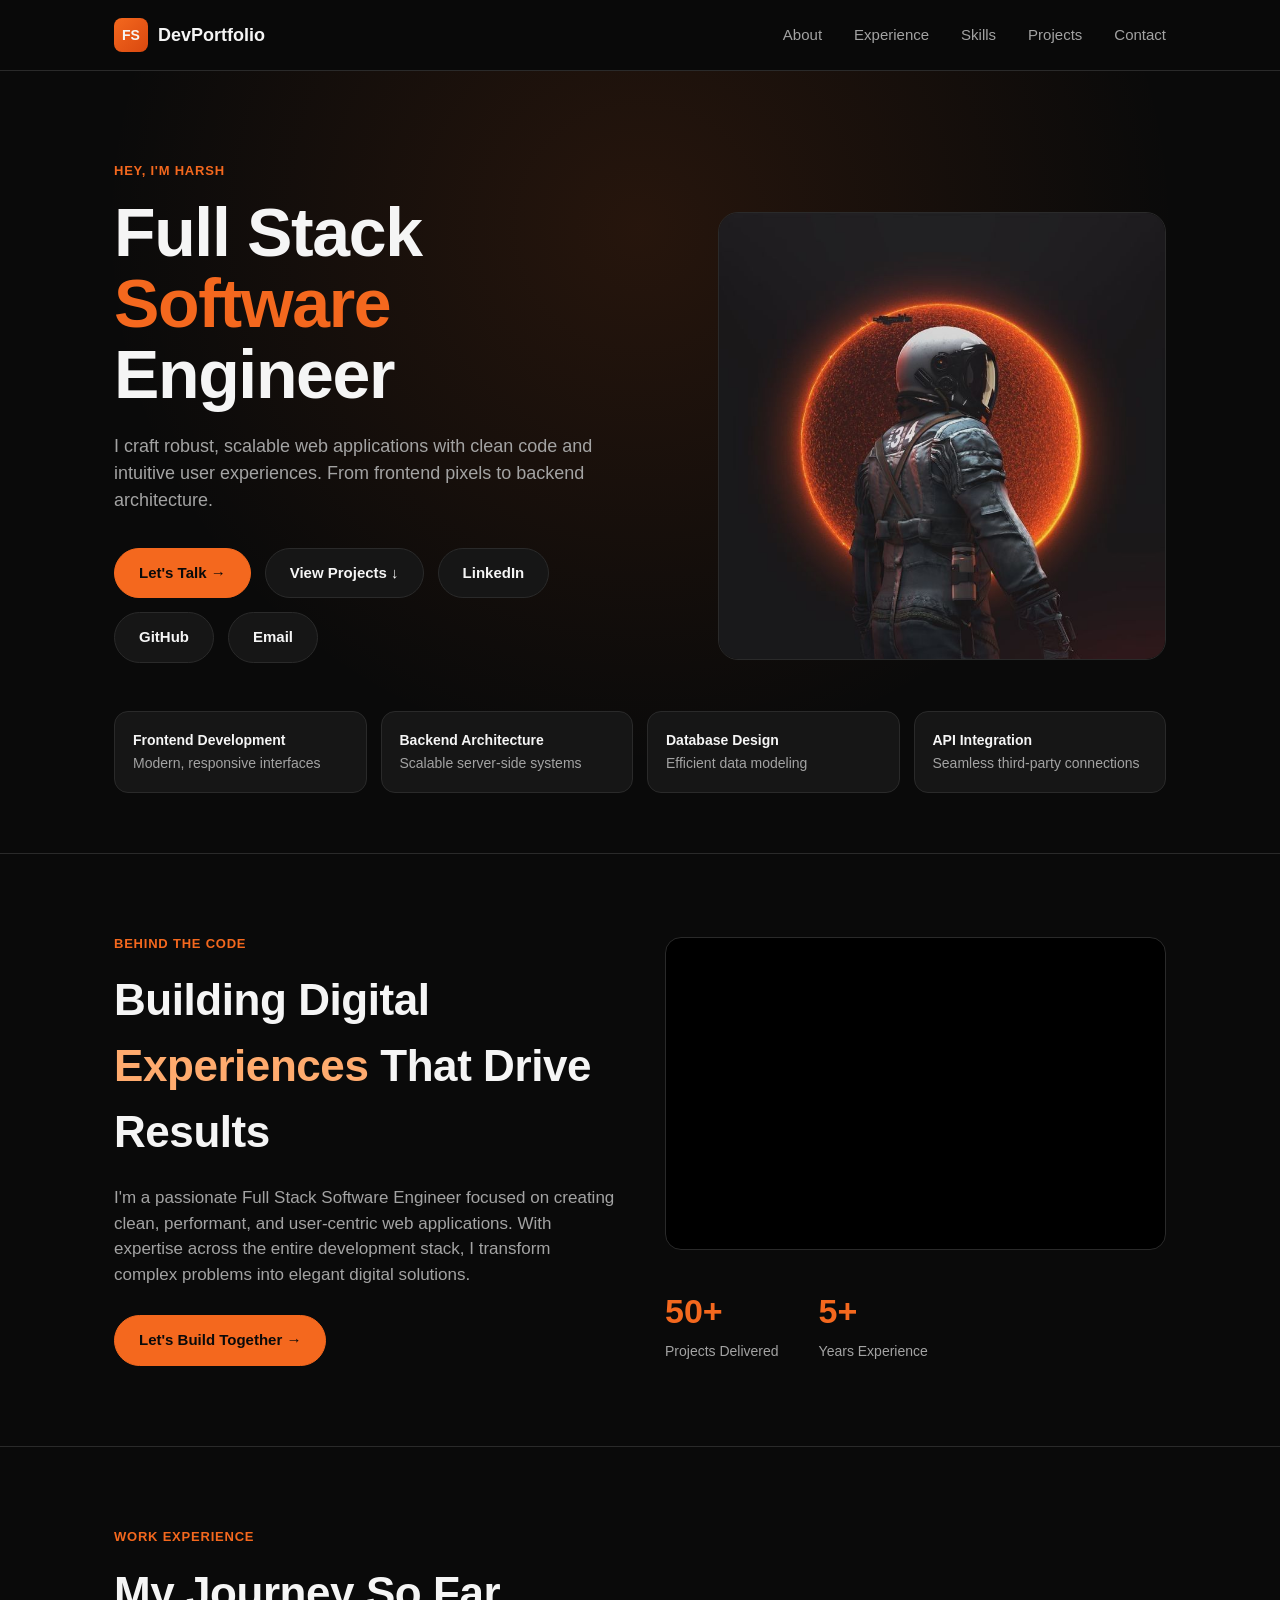
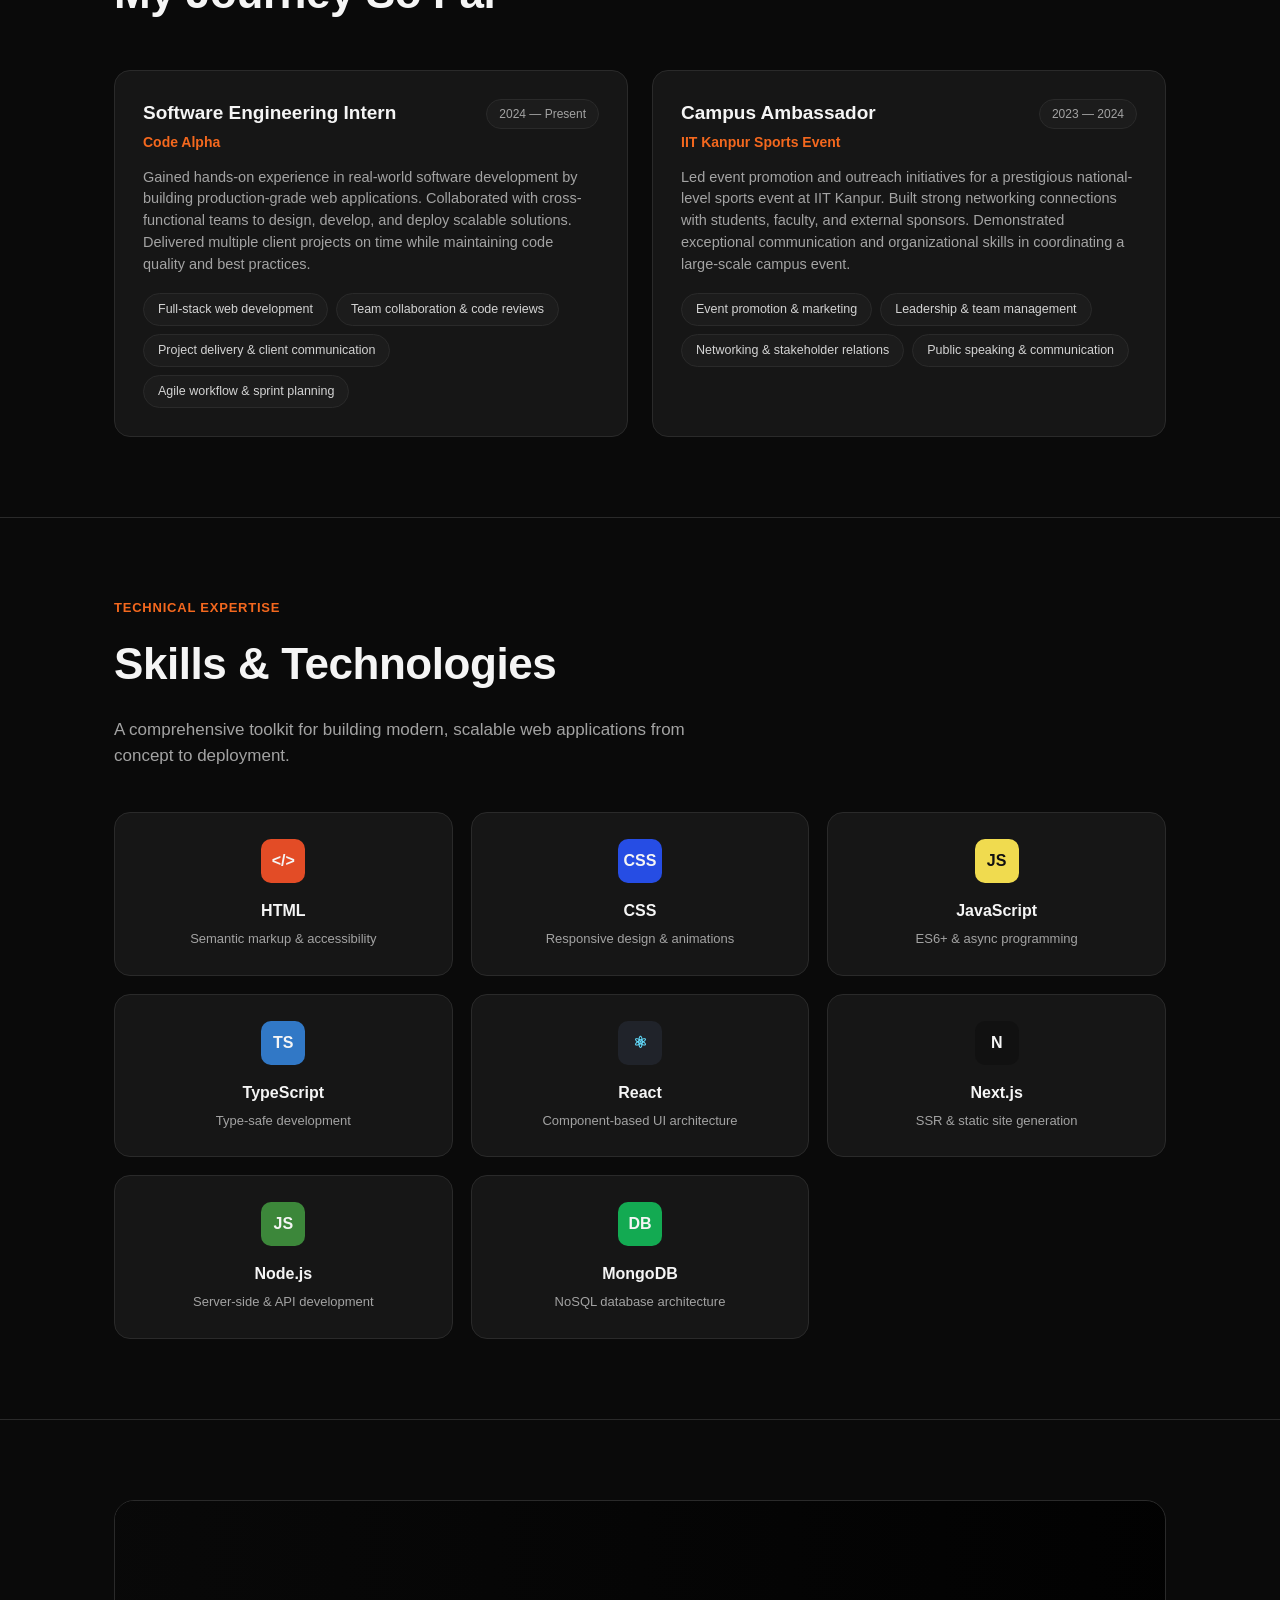
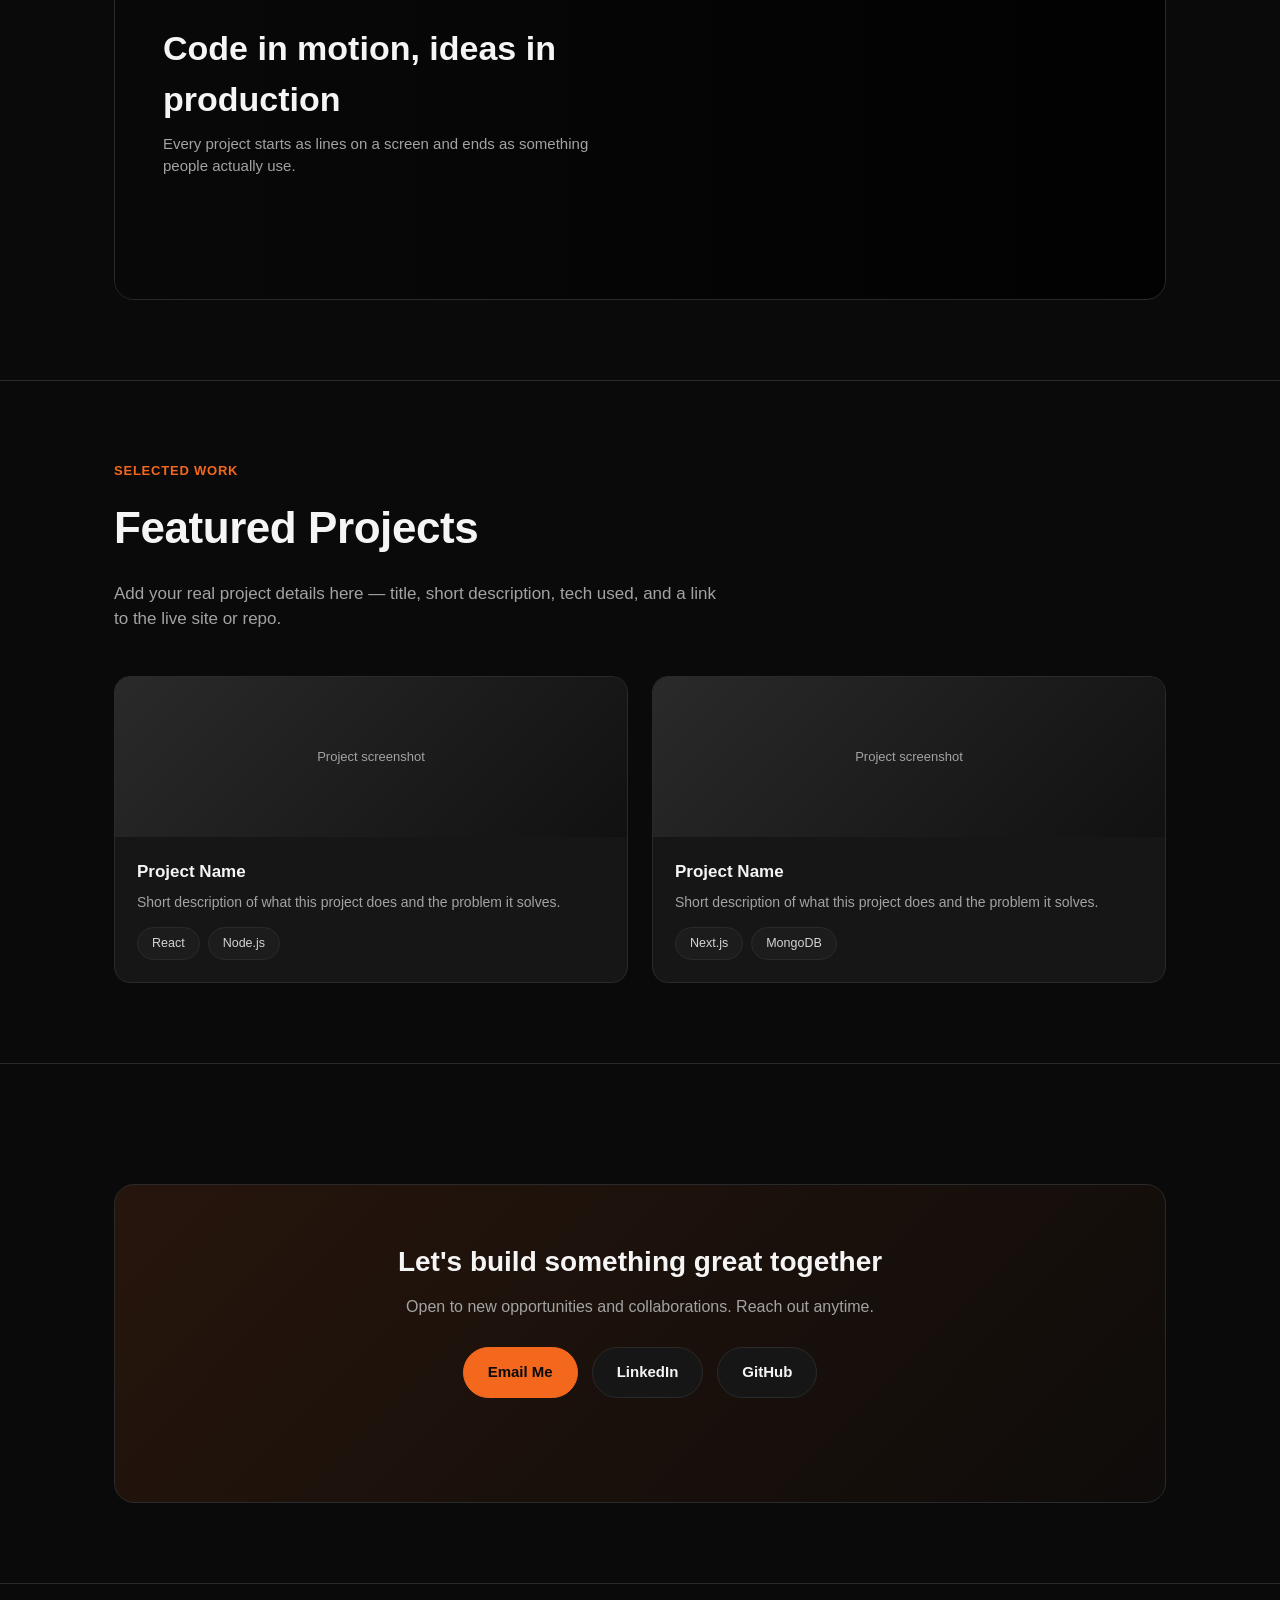
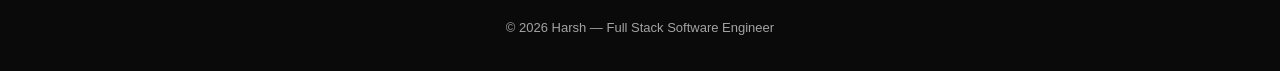
<file: index (1).html>
<!doctype html>
<html lang="en">
<head>
<meta charset="UTF-8" />
<meta name="viewport" content="width=device-width, initial-scale=1.0" />
<title>Harsh | Full Stack Software Engineer</title>
<style>
  :root {
    --bg: #0a0a0a;
    --bg-card: #161616;
    --bg-card-2: #1c1c1c;
    --orange: #f4681e;
    --orange-light: #ffab6e;
    --text: #f5f5f5;
    --text-dim: #a3a3a3;
    --border: #2a2a2a;
  }
  * { margin: 0; padding: 0; box-sizing: border-box; }
  html { scroll-behavior: smooth; }
  body {
    background: var(--bg);
    color: var(--text);
    font-family: 'Inter', -apple-system, BlinkMacSystemFont, 'Segoe UI', sans-serif;
    line-height: 1.5;
  }
  a { color: inherit; text-decoration: none; }
  .wrap { max-width: 1100px; margin: 0 auto; padding: 0 24px; }

  /* NAV */
  header {
    position: sticky; top: 0; z-index: 50;
    background: rgba(10,10,10,0.85);
    backdrop-filter: blur(10px);
    border-bottom: 1px solid var(--border);
  }
  nav { display: flex; align-items: center; justify-content: space-between; padding: 18px 24px; max-width: 1100px; margin: 0 auto; }
  .logo { display: flex; align-items: center; gap: 10px; font-weight: 700; font-size: 18px; }
  .logo-badge {
    width: 34px; height: 34px; border-radius: 8px;
    background: linear-gradient(135deg, var(--orange), #d9480f);
    display: flex; align-items: center; justify-content: center;
    font-weight: 800; font-size: 14px;
  }
  .nav-links { display: flex; gap: 32px; font-size: 15px; color: var(--text-dim); }
  .nav-links a:hover { color: var(--text); }
  .menu-btn { display: none; background: none; border: none; color: var(--text); font-size: 22px; cursor: pointer; }

  /* HERO */
  .hero {
    padding: 90px 0 60px;
    background: radial-gradient(circle at 50% 20%, rgba(244,104,30,0.12), transparent 60%);
  }
  .hero-grid { display: grid; grid-template-columns: 1.1fr 0.9fr; gap: 56px; align-items: center; }
  .hero-media { position: relative; border-radius: 20px; overflow: hidden; border: 1px solid var(--border); }
  .hero-media img { display: block; width: 100%; height: auto; }
  .hero-img {
    animation: kenburns 14s ease-in-out infinite alternate;
    will-change: transform;
  }
  @keyframes kenburns {
    0%   { transform: scale(1) translate(0, 0); }
    100% { transform: scale(1.12) translate(-1.5%, -1.5%); }
  }
  @media (prefers-reduced-motion: reduce) {
    .hero-img { animation: none; }
  }
  .eyebrow { color: var(--orange); font-weight: 600; letter-spacing: 0.06em; text-transform: uppercase; font-size: 13px; margin-bottom: 16px; }
  h1 {
    font-size: clamp(40px, 6vw, 68px);
    font-weight: 800;
    line-height: 1.05;
    letter-spacing: -0.02em;
    margin-bottom: 22px;
  }
  h1 .accent { color: var(--orange); }
  .hero p.lead { color: var(--text-dim); font-size: 18px; max-width: 540px; margin-bottom: 34px; }
  .btn-row { display: flex; flex-wrap: wrap; gap: 14px; margin-bottom: 48px; }
  .btn {
    display: inline-flex; align-items: center; gap: 8px;
    padding: 13px 24px; border-radius: 999px; font-weight: 600; font-size: 15px;
    border: 1px solid var(--border); transition: all .2s ease;
  }
  .btn-primary { background: var(--orange); color: #0a0a0a; border-color: var(--orange); }
  .btn-primary:hover { background: var(--orange-light); }
  .btn-ghost { background: var(--bg-card); color: var(--text); }
  .btn-ghost:hover { background: var(--bg-card-2); border-color: #444; }

  .video-block {
    border-radius: 16px; overflow: hidden; border: 1px solid var(--border);
    aspect-ratio: 16/10; background: #000;
  }
  .video-block video { width: 100%; height: 100%; object-fit: cover; display: block; }
  .video-full { position: relative; border-radius: 20px; overflow: hidden; border: 1px solid var(--border); aspect-ratio: 21/8; background: #000; }
  .video-full video { width: 100%; height: 100%; object-fit: cover; display: block; opacity: 0.75; }
  .video-full-overlay {
    position: absolute; inset: 0; display: flex; flex-direction: column; justify-content: center;
    padding: 0 48px; background: linear-gradient(90deg, rgba(10,10,10,0.85), rgba(10,10,10,0.15));
  }
  .video-full-overlay h3 { font-size: clamp(24px, 3.2vw, 34px); font-weight: 800; max-width: 480px; margin-bottom: 8px; }
  .video-full-overlay p { color: var(--text-dim); max-width: 440px; font-size: 15px; }
  .quick-grid { display: grid; grid-template-columns: repeat(4, 1fr); gap: 14px; }
  .quick-card {
    background: var(--bg-card); border: 1px solid var(--border); border-radius: 14px;
    padding: 18px; font-size: 14px; color: var(--text-dim);
  }
  .quick-card .num { color: var(--orange); font-weight: 700; margin-right: 6px; }
  .quick-card b { color: var(--text); display: block; margin-bottom: 2px; }

  /* SECTION SHARED */
  section { padding: 80px 0; border-top: 1px solid var(--border); }
  .section-eyebrow { color: var(--orange); font-weight: 600; letter-spacing: 0.06em; text-transform: uppercase; font-size: 13px; margin-bottom: 14px; }
  h2 { font-size: clamp(30px, 4vw, 44px); font-weight: 800; letter-spacing: -0.01em; margin-bottom: 20px; }
  h2 .accent { color: var(--orange-light); }
  .section-lead { color: var(--text-dim); font-size: 17px; max-width: 620px; }

  /* ABOUT */
  .about-grid { display: grid; grid-template-columns: 1fr 1fr; gap: 50px; align-items: center; }
  .stat-row { display: flex; gap: 40px; margin-top: 36px; }
  .stat b { font-size: 34px; font-weight: 800; color: var(--orange); }
  .stat span { display: block; color: var(--text-dim); font-size: 14px; margin-top: 4px; }

  /* EXPERIENCE */
  .exp-grid { display: grid; grid-template-columns: 1fr 1fr; gap: 24px; margin-top: 44px; }
  .exp-card { background: var(--bg-card); border: 1px solid var(--border); border-radius: 16px; padding: 28px; }
  .exp-head { display: flex; justify-content: space-between; align-items: flex-start; gap: 12px; margin-bottom: 14px; }
  .exp-title { font-size: 19px; font-weight: 700; margin-bottom: 4px; }
  .exp-org { color: var(--orange); font-size: 14px; font-weight: 600; }
  .exp-date { font-size: 12px; color: var(--text-dim); background: var(--bg-card-2); border: 1px solid var(--border); border-radius: 999px; padding: 5px 12px; white-space: nowrap; }
  .exp-desc { color: var(--text-dim); font-size: 14.5px; margin-bottom: 18px; }
  .tag-row { display: flex; flex-wrap: wrap; gap: 8px; }
  .tag { background: var(--bg-card-2); border: 1px solid var(--border); border-radius: 999px; padding: 6px 14px; font-size: 12.5px; color: #d4d4d4; }

  /* SKILLS */
  .skill-grid { display: grid; grid-template-columns: repeat(3, 1fr); gap: 18px; margin-top: 44px; }
  .skill-card { background: var(--bg-card); border: 1px solid var(--border); border-radius: 16px; padding: 26px; text-align: center; transition: border-color .2s ease, transform .2s ease; }
  .skill-card:hover { border-color: var(--orange); transform: translateY(-3px); }
  .skill-icon { width: 44px; height: 44px; border-radius: 10px; margin: 0 auto 16px; display: flex; align-items: center; justify-content: center; font-weight: 800; font-size: 16px; }
  .skill-card h4 { font-size: 16px; margin-bottom: 6px; }
  .skill-card p { font-size: 13px; color: var(--text-dim); }

  /* PROJECTS placeholder */
  .project-grid { display: grid; grid-template-columns: 1fr 1fr; gap: 24px; margin-top: 44px; }
  .project-card { background: var(--bg-card); border: 1px solid var(--border); border-radius: 16px; overflow: hidden; }
  .project-thumb { height: 160px; background: linear-gradient(135deg, #2a2a2a, #111); display: flex; align-items: center; justify-content: center; color: var(--text-dim); font-size: 13px; }
  .project-body { padding: 22px; }
  .project-body h4 { font-size: 17px; margin-bottom: 8px; }
  .project-body p { font-size: 14px; color: var(--text-dim); margin-bottom: 14px; }

  /* CONTACT */
  .contact-box {
    background: linear-gradient(135deg, rgba(244,104,30,0.12), rgba(244,104,30,0.02));
    border: 1px solid var(--border); border-radius: 20px; padding: 56px; text-align: center; margin-top: 40px;
  }
  .contact-box h3 { font-size: 28px; font-weight: 800; margin-bottom: 12px; }
  .contact-box p { color: var(--text-dim); margin-bottom: 28px; }

  footer { padding: 34px 0; text-align: center; color: var(--text-dim); font-size: 13px; border-top: 1px solid var(--border); }

  @media (max-width: 860px) {
    .nav-links { display: none; }
    .menu-btn { display: block; }
    .about-grid, .exp-grid, .skill-grid, .project-grid, .hero-grid { grid-template-columns: 1fr; }
    .hero-media { order: -1; max-width: 380px; margin: 0 auto 30px; }
    .video-full { aspect-ratio: 4/5; }
    .video-full-overlay { padding: 28px; background: linear-gradient(180deg, rgba(10,10,10,0.3), rgba(10,10,10,0.9)); justify-content: flex-end; }
    .quick-grid { grid-template-columns: 1fr 1fr; }
    .stat-row { gap: 24px; }
  }
</style>
</head>
<body>

<header>
  <nav>
    <div class="logo">
      <div class="logo-badge">FS</div>
      DevPortfolio
    </div>
    <div class="nav-links">
      <a href="#about">About</a>
      <a href="#experience">Experience</a>
      <a href="#skills">Skills</a>
      <a href="#projects">Projects</a>
      <a href="#contact">Contact</a>
    </div>
    <button class="menu-btn">☰</button>
  </nav>
</header>

<section class="hero" style="border-top:none;">
  <div class="wrap">
    <div class="hero-grid">
      <div>
        <div class="eyebrow">Hey, I'm Harsh</div>
        <h1>Full Stack<br><span class="accent">Software</span><br>Engineer</h1>
        <p class="lead">I craft robust, scalable web applications with clean code and intuitive user experiences. From frontend pixels to backend architecture.</p>
        <div class="btn-row">
          <a href="#contact" class="btn btn-primary">Let's Talk →</a>
          <a href="#projects" class="btn btn-ghost">View Projects ↓</a>
          <a href="#" class="btn btn-ghost">LinkedIn</a>
          <a href="#" class="btn btn-ghost">GitHub</a>
          <a href="#" class="btn btn-ghost">Email</a>
        </div>
      </div>
      <div class="hero-media">
        <img class="hero-img" src="[data-uri]" alt="Astronaut silhouette against a solar eclipse" />
      </div>
    </div>
    <div class="quick-grid">
      <div class="quick-card"><b>Frontend Development</b>Modern, responsive interfaces</div>
      <div class="quick-card"><b>Backend Architecture</b>Scalable server-side systems</div>
      <div class="quick-card"><b>Database Design</b>Efficient data modeling</div>
      <div class="quick-card"><b>API Integration</b>Seamless third-party connections</div>
    </div>
  </div>
</section>

<section id="about">
  <div class="wrap">
    <div class="about-grid">
      <div>
        <div class="section-eyebrow">Behind the Code</div>
        <h2>Building Digital <span class="accent">Experiences</span> That Drive Results</h2>
        <p class="section-lead">I'm a passionate Full Stack Software Engineer focused on creating clean, performant, and user-centric web applications. With expertise across the entire development stack, I transform complex problems into elegant digital solutions.</p>
        <a href="#contact" class="btn btn-primary" style="margin-top:28px; display:inline-flex;">Let's Build Together →</a>
      </div>
      <div>
        <div class="video-block">
          <video autoplay muted loop playsinline>
            <source src="https://videos.pexels.com/video-files/6330779/6330779-hd_1920_1080_30fps.mp4" type="video/mp4">
          </video>
        </div>
        <div class="stat-row">
          <div class="stat"><b>50+</b><span>Projects Delivered</span></div>
          <div class="stat"><b>5+</b><span>Years Experience</span></div>
        </div>
      </div>
    </div>
  </div>
</section>

<section id="experience">
  <div class="wrap">
    <div class="section-eyebrow">Work Experience</div>
    <h2>My Journey So Far</h2>
    <div class="exp-grid">
      <div class="exp-card">
        <div class="exp-head">
          <div>
            <div class="exp-title">Software Engineering Intern</div>
            <div class="exp-org">Code Alpha</div>
          </div>
          <div class="exp-date">2024 — Present</div>
        </div>
        <p class="exp-desc">Gained hands-on experience in real-world software development by building production-grade web applications. Collaborated with cross-functional teams to design, develop, and deploy scalable solutions. Delivered multiple client projects on time while maintaining code quality and best practices.</p>
        <div class="tag-row">
          <span class="tag">Full-stack web development</span>
          <span class="tag">Team collaboration & code reviews</span>
          <span class="tag">Project delivery & client communication</span>
          <span class="tag">Agile workflow & sprint planning</span>
        </div>
      </div>
      <div class="exp-card">
        <div class="exp-head">
          <div>
            <div class="exp-title">Campus Ambassador</div>
            <div class="exp-org">IIT Kanpur Sports Event</div>
          </div>
          <div class="exp-date">2023 — 2024</div>
        </div>
        <p class="exp-desc">Led event promotion and outreach initiatives for a prestigious national-level sports event at IIT Kanpur. Built strong networking connections with students, faculty, and external sponsors. Demonstrated exceptional communication and organizational skills in coordinating a large-scale campus event.</p>
        <div class="tag-row">
          <span class="tag">Event promotion & marketing</span>
          <span class="tag">Leadership & team management</span>
          <span class="tag">Networking & stakeholder relations</span>
          <span class="tag">Public speaking & communication</span>
        </div>
      </div>
    </div>
  </div>
</section>

<section id="skills">
  <div class="wrap">
    <div class="section-eyebrow">Technical Expertise</div>
    <h2>Skills & Technologies</h2>
    <p class="section-lead">A comprehensive toolkit for building modern, scalable web applications from concept to deployment.</p>
    <div class="skill-grid">
      <div class="skill-card">
        <div class="skill-icon" style="background:#e34c26;">&lt;/&gt;</div>
        <h4>HTML</h4>
        <p>Semantic markup & accessibility</p>
      </div>
      <div class="skill-card">
        <div class="skill-icon" style="background:#264de4;">CSS</div>
        <h4>CSS</h4>
        <p>Responsive design & animations</p>
      </div>
      <div class="skill-card">
        <div class="skill-icon" style="background:#f0db4f; color:#111;">JS</div>
        <h4>JavaScript</h4>
        <p>ES6+ & async programming</p>
      </div>
      <div class="skill-card">
        <div class="skill-icon" style="background:#3178c6;">TS</div>
        <h4>TypeScript</h4>
        <p>Type-safe development</p>
      </div>
      <div class="skill-card">
        <div class="skill-icon" style="background:#20232a; color:#61dafb;">⚛</div>
        <h4>React</h4>
        <p>Component-based UI architecture</p>
      </div>
      <div class="skill-card">
        <div class="skill-icon" style="background:#111;">N</div>
        <h4>Next.js</h4>
        <p>SSR & static site generation</p>
      </div>
      <div class="skill-card">
        <div class="skill-icon" style="background:#3c873a;">JS</div>
        <h4>Node.js</h4>
        <p>Server-side & API development</p>
      </div>
      <div class="skill-card">
        <div class="skill-icon" style="background:#13aa52;">DB</div>
        <h4>MongoDB</h4>
        <p>NoSQL database architecture</p>
      </div>
    </div>
  </div>
</section>

<section>
  <div class="wrap">
    <div class="video-full">
      <video autoplay muted loop playsinline>
        <source src="https://videos.pexels.com/video-files/854053/854053-hd_1920_1080_25fps.mp4" type="video/mp4">
      </video>
      <div class="video-full-overlay">
        <h3>Code in motion, ideas in production</h3>
        <p>Every project starts as lines on a screen and ends as something people actually use.</p>
      </div>
    </div>
  </div>
</section>

<section id="projects">
  <div class="wrap">
    <div class="section-eyebrow">Selected Work</div>
    <h2>Featured Projects</h2>
    <p class="section-lead">Add your real project details here — title, short description, tech used, and a link to the live site or repo.</p>
    <div class="project-grid">
      <div class="project-card">
        <div class="project-thumb">Project screenshot</div>
        <div class="project-body">
          <h4>Project Name</h4>
          <p>Short description of what this project does and the problem it solves.</p>
          <div class="tag-row">
            <span class="tag">React</span>
            <span class="tag">Node.js</span>
          </div>
        </div>
      </div>
      <div class="project-card">
        <div class="project-thumb">Project screenshot</div>
        <div class="project-body">
          <h4>Project Name</h4>
          <p>Short description of what this project does and the problem it solves.</p>
          <div class="tag-row">
            <span class="tag">Next.js</span>
            <span class="tag">MongoDB</span>
          </div>
        </div>
      </div>
    </div>
  </div>
</section>

<section id="contact">
  <div class="wrap">
    <div class="contact-box">
      <h3>Let's build something great together</h3>
      <p>Open to new opportunities and collaborations. Reach out anytime.</p>
      <div class="btn-row" style="justify-content:center;">
        <a href="mailto:you@example.com" class="btn btn-primary">Email Me</a>
        <a href="#" class="btn btn-ghost">LinkedIn</a>
        <a href="#" class="btn btn-ghost">GitHub</a>
      </div>
    </div>
  </div>
</section>

<footer>
  © 2026 Harsh — Full Stack Software Engineer
</footer>

</body>
</html>
</file>
